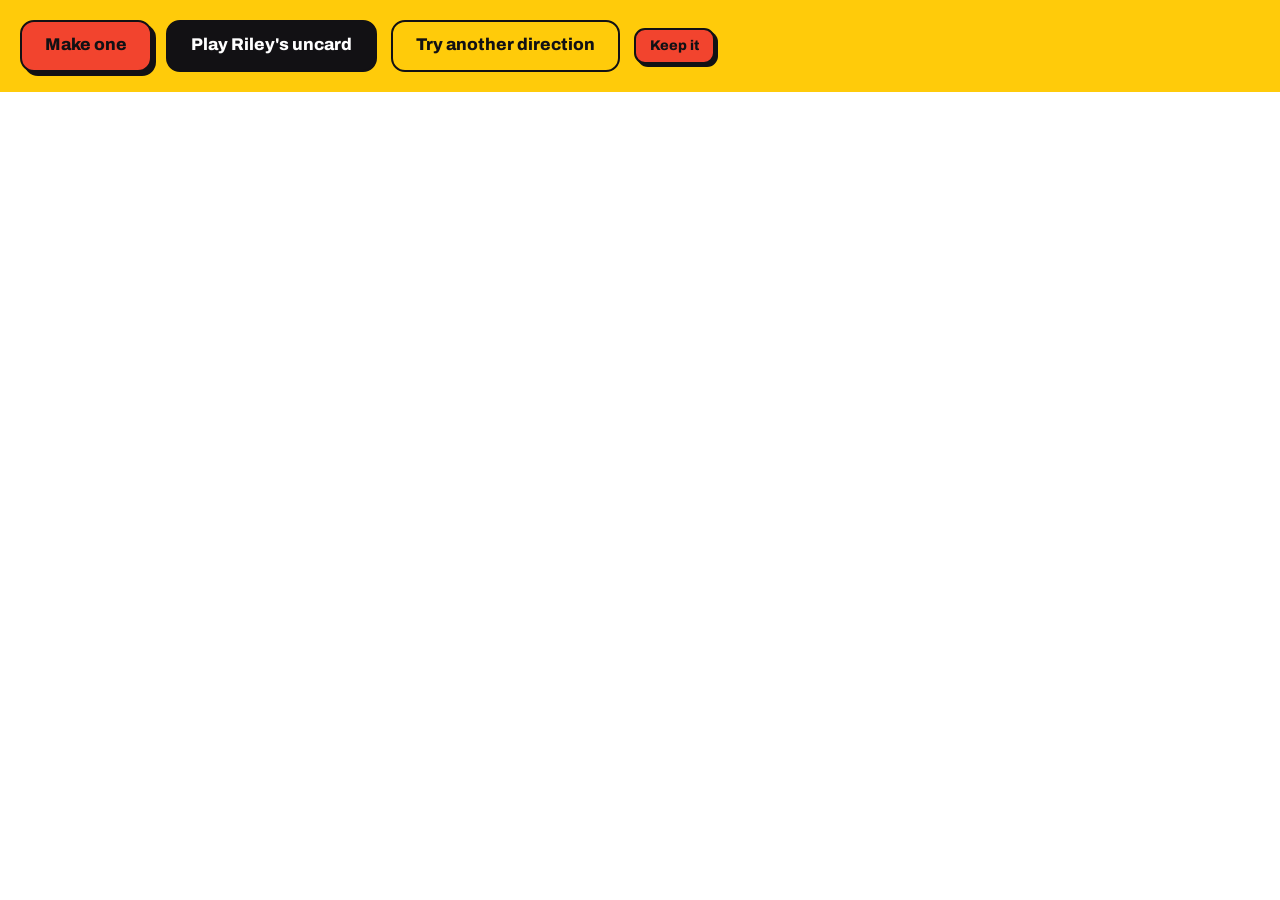
<file: docs/brand/system/components/Button/preview.html>
<!doctype html>
<html><head><meta charset="utf-8">
<link rel="stylesheet" href="../../tokens/tokens.css">
<link rel="stylesheet" href="../bundle.css"><title>Button</title></head>
<body style="margin:0">
<div class="pv">
<a class="m-btn m-btn--red" href="#">Make one</a>
<a class="m-btn m-btn--ink" href="#">Play Riley's uncard</a>
<a class="m-btn m-btn--ghost" href="#">Try another direction</a>
<a class="m-btn m-btn--red m-btn--sm" href="#">Keep it</a>
</div>
<script>document.querySelectorAll('a').forEach(function(a){a.addEventListener('click',function(e){e.preventDefault();});});</script>
</body></html>
</file>
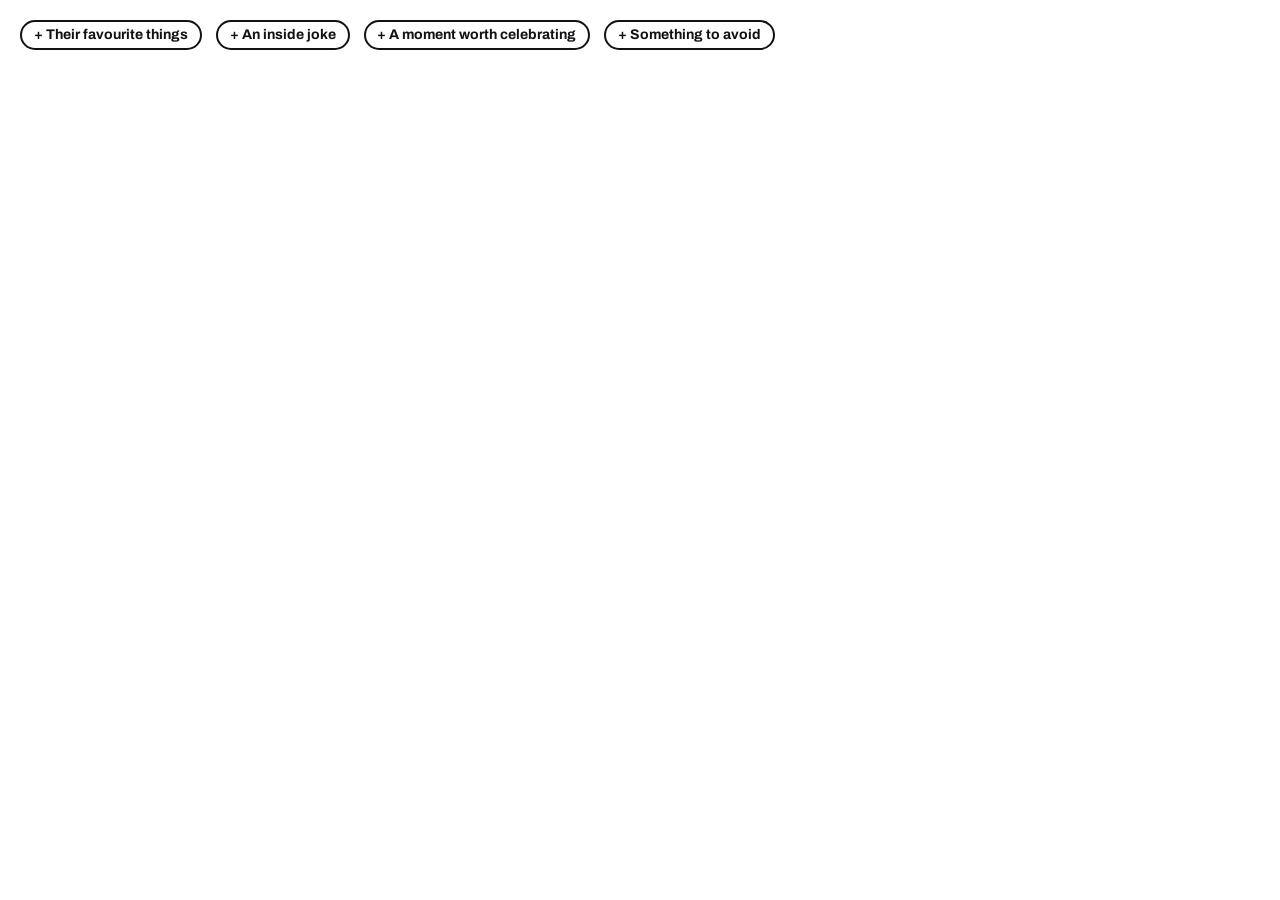
<file: docs/brand/system/components/Chip/preview.html>
<!doctype html>
<html><head><meta charset="utf-8">
<link rel="stylesheet" href="../../tokens/tokens.css">
<link rel="stylesheet" href="../bundle.css"><title>Chip</title></head>
<body style="margin:0">
<div class="pv pv--paper">
<button class="m-chip" type="button">+ Their favourite things</button>
<button class="m-chip" type="button">+ An inside joke</button>
<button class="m-chip" type="button">+ A moment worth celebrating</button>
<button class="m-chip" type="button">+ Something to avoid</button>
</div>
</body></html>
</file>
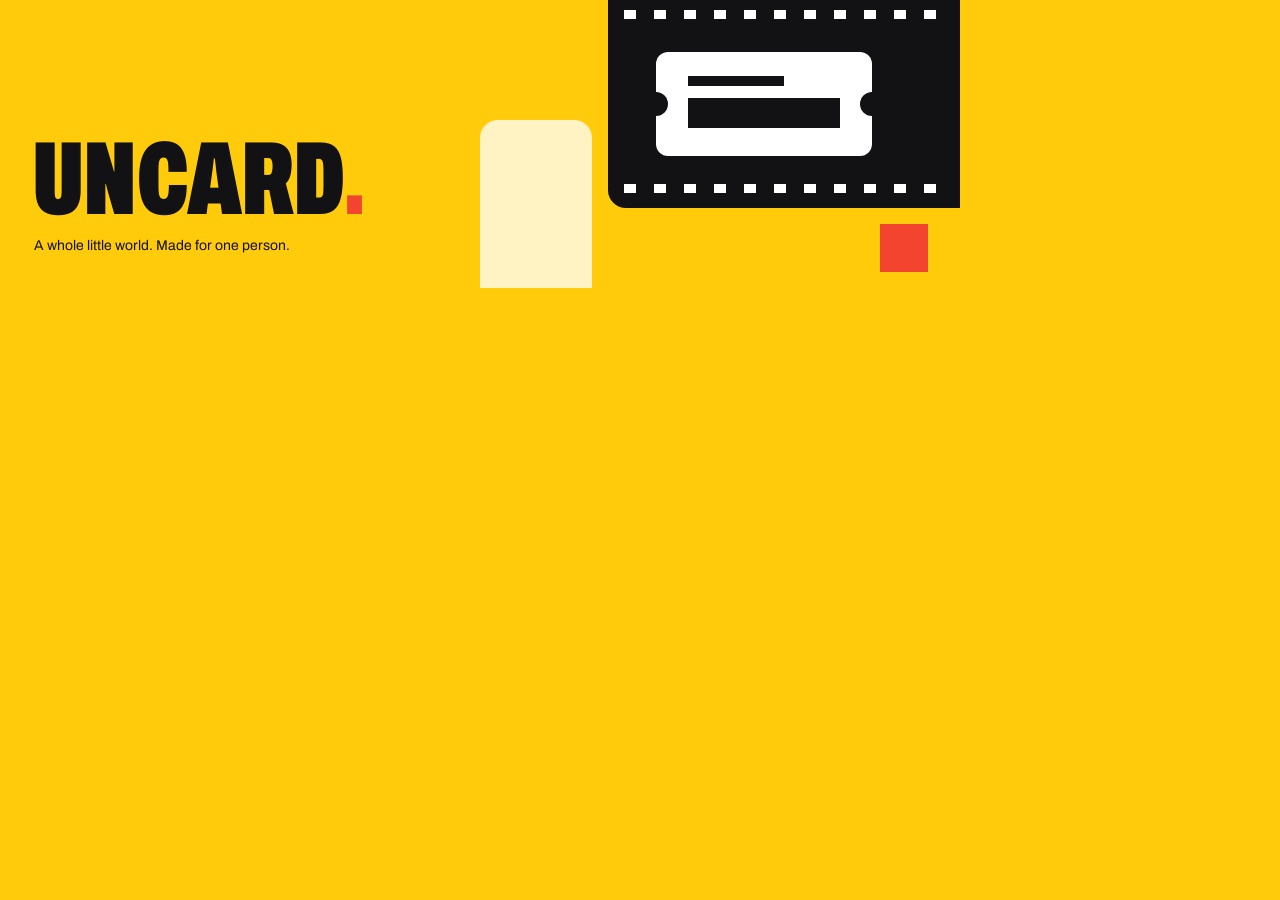
<file: docs/brand/system/components/Cover/preview.html>
<!doctype html>
<html lang="en">
<head>
<meta charset="utf-8">
<link rel="stylesheet" href="../../tokens/tokens.css">
<link rel="stylesheet" href="../bundle.css">
<title>UNCARD</title>
<style>
  html, body { margin:0; height:100%; }
  body { background:var(--marquee); color:var(--ink); font-family:var(--font-text); overflow:hidden; }
  .cover { position:relative; width:960px; height:288px; overflow:hidden; background:var(--marquee); }
  .art { position:absolute; top:0; left:480px; width:480px; height:288px; overflow:hidden; }
  .art svg { display:block; width:480px; height:288px; }
  .ink { fill:var(--ink); }
  .butter { fill:var(--butter); }
  .tom { fill:var(--tomato); }
  .paper { fill:var(--paper); }
  .card { rx:var(--radius-card); }
  .tk { rx:var(--radius-sm); }
  .words { position:absolute; left:var(--space-6); bottom:var(--space-6); max-width:440px; }
  .name { margin:0; font-family:var(--font-display); font-size:104px; line-height:.92; font-weight:900; letter-spacing:-.01em; color:var(--ink); }
  .name .dot { color:var(--tomato); }
  .tag { margin:var(--space-2) 0 0 2px; font-size:14px; line-height:20px; color:var(--ink); }
</style>
</head>
<body>
<div class="cover">
<div class="art" aria-hidden="true">
<svg viewBox="0 0 480 288" width="480" height="288">
<!--
  blocks      ink 360x232 slab bled off the top and right (the poster's black type) · butter 112x168 bled off the bottom (the studio tint) · paper ticket 200x96 on the slab · tomato 48x48 square on the ground (the full stop) — about 38% of 960x288
  arrangement one tall slab with satellites: the tint left, the full stop bottom right where a sentence would end
  pattern     filmstrip perforations, from "Tickets and filmstrips are the brand's two recurring motifs": paper 12x9 holes at a 30px pitch along the slab's top and bottom, ticket notches cut back to ink
  scales      gutters space-4; pitch from the filmstrip (12px holes every 30px); corners radius-card on the blocks, radius-sm on the ticket; the full stop square like the wordmark's
-->
<rect class="butter card" x="0" y="120" width="112" height="196"/>
<rect class="ink card" x="128" y="-24" width="376" height="232"/>
<rect class="paper" x="144" y="10" width="12" height="9"/>
<rect class="paper" x="174" y="10" width="12" height="9"/>
<rect class="paper" x="204" y="10" width="12" height="9"/>
<rect class="paper" x="234" y="10" width="12" height="9"/>
<rect class="paper" x="264" y="10" width="12" height="9"/>
<rect class="paper" x="294" y="10" width="12" height="9"/>
<rect class="paper" x="324" y="10" width="12" height="9"/>
<rect class="paper" x="354" y="10" width="12" height="9"/>
<rect class="paper" x="384" y="10" width="12" height="9"/>
<rect class="paper" x="414" y="10" width="12" height="9"/>
<rect class="paper" x="444" y="10" width="12" height="9"/>
<rect class="paper" x="144" y="184" width="12" height="9"/>
<rect class="paper" x="174" y="184" width="12" height="9"/>
<rect class="paper" x="204" y="184" width="12" height="9"/>
<rect class="paper" x="234" y="184" width="12" height="9"/>
<rect class="paper" x="264" y="184" width="12" height="9"/>
<rect class="paper" x="294" y="184" width="12" height="9"/>
<rect class="paper" x="324" y="184" width="12" height="9"/>
<rect class="paper" x="354" y="184" width="12" height="9"/>
<rect class="paper" x="384" y="184" width="12" height="9"/>
<rect class="paper" x="414" y="184" width="12" height="9"/>
<rect class="paper" x="444" y="184" width="12" height="9"/>
<rect class="paper tk" x="176" y="52" width="216" height="104"/>
<circle class="ink" cx="176" cy="104" r="12"/>
<circle class="ink" cx="392" cy="104" r="12"/>
<rect class="ink" x="208" y="76" width="96" height="10"/>
<rect class="ink" x="208" y="98" width="152" height="30"/>
<rect class="tom" x="400" y="224" width="48" height="48"/>
</svg>
</div>
<div class="words">
<h1 class="name">UNCARD<span class="dot">.</span></h1>
<p class="tag">A whole little world. Made for one person.</p>
</div>
</div>
</body>
</html>
</file>
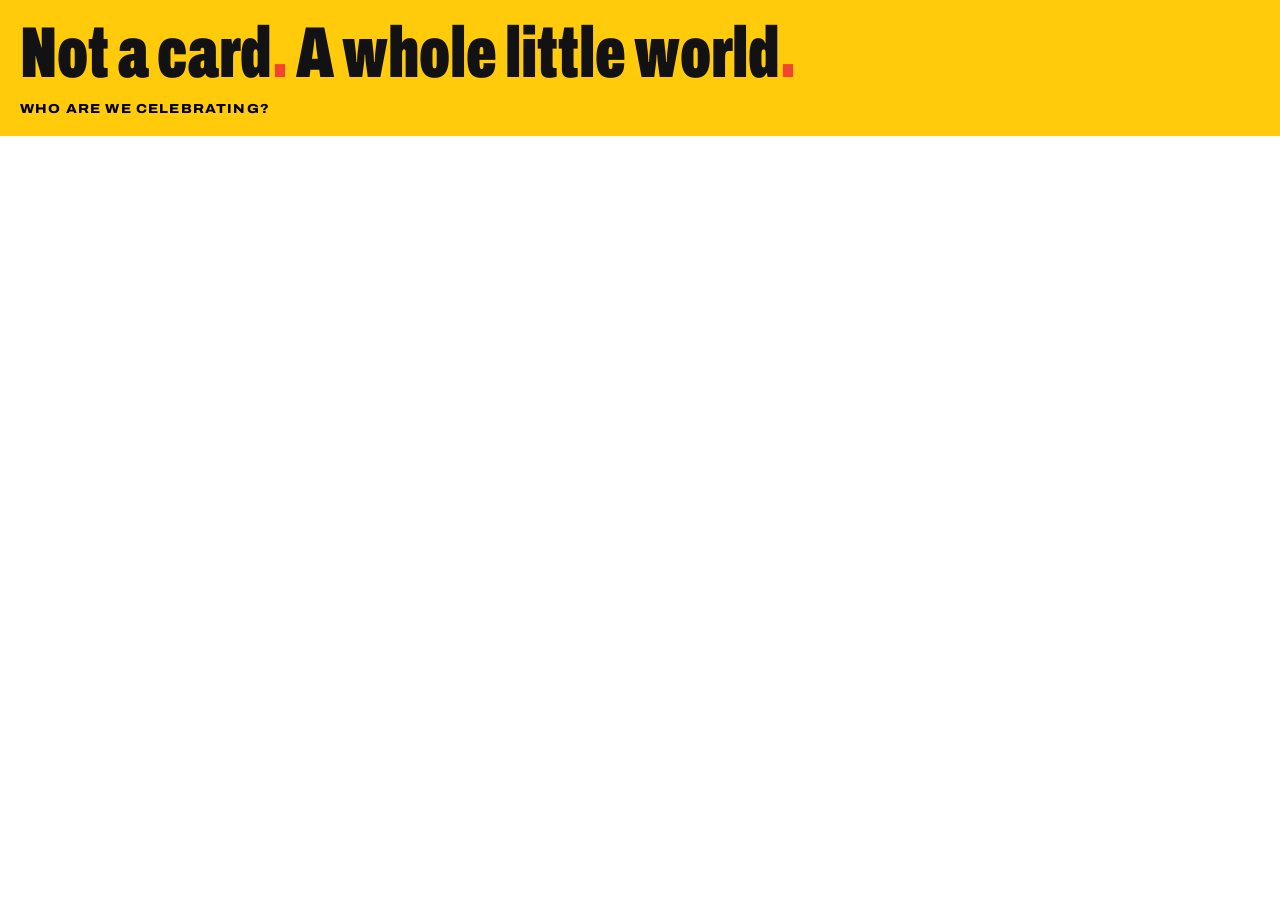
<file: docs/brand/system/components/Headline/preview.html>
<!doctype html>
<html><head><meta charset="utf-8">
<link rel="stylesheet" href="../../tokens/tokens.css">
<link rel="stylesheet" href="../bundle.css"><title>Headline</title></head>
<body style="margin:0">
<div class="pv" style="flex-direction:column;align-items:flex-start;gap:16px">
<h1 class="m-h" style="font-size:72px">Not a card<span class="dot">.</span> A whole little world<span class="dot">.</span></h1>
<span class="m-kicker">Who are we celebrating?</span>
</div>
</body></html>
</file>
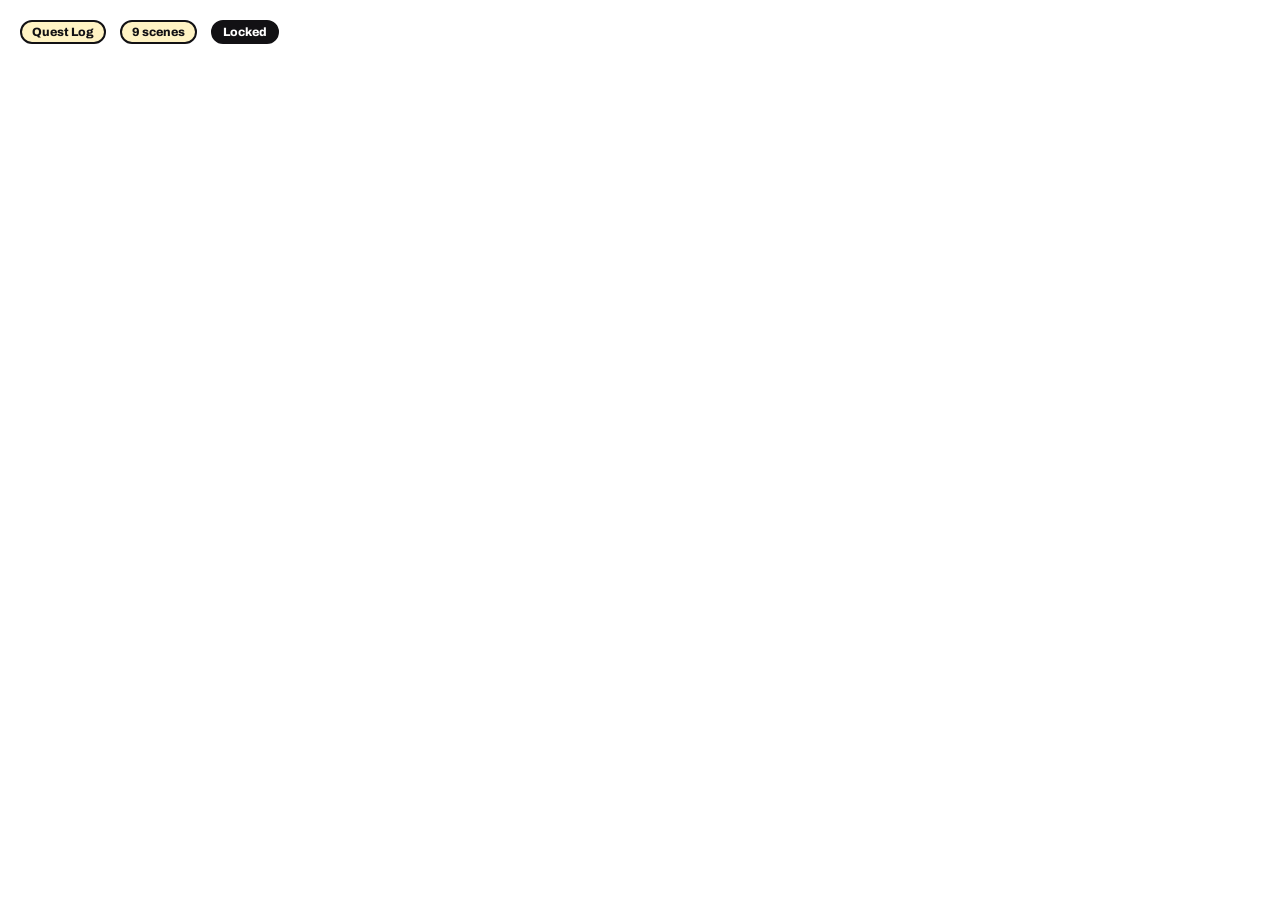
<file: docs/brand/system/components/Pill/preview.html>
<!doctype html>
<html><head><meta charset="utf-8">
<link rel="stylesheet" href="../../tokens/tokens.css">
<link rel="stylesheet" href="../bundle.css"><title>Pill</title></head>
<body style="margin:0">
<div class="pv pv--paper">
<span class="m-pill">Quest Log</span>
<span class="m-pill">9 scenes</span>
<span class="m-pill m-pill--ink">Locked</span>
</div>
</body></html>
</file>
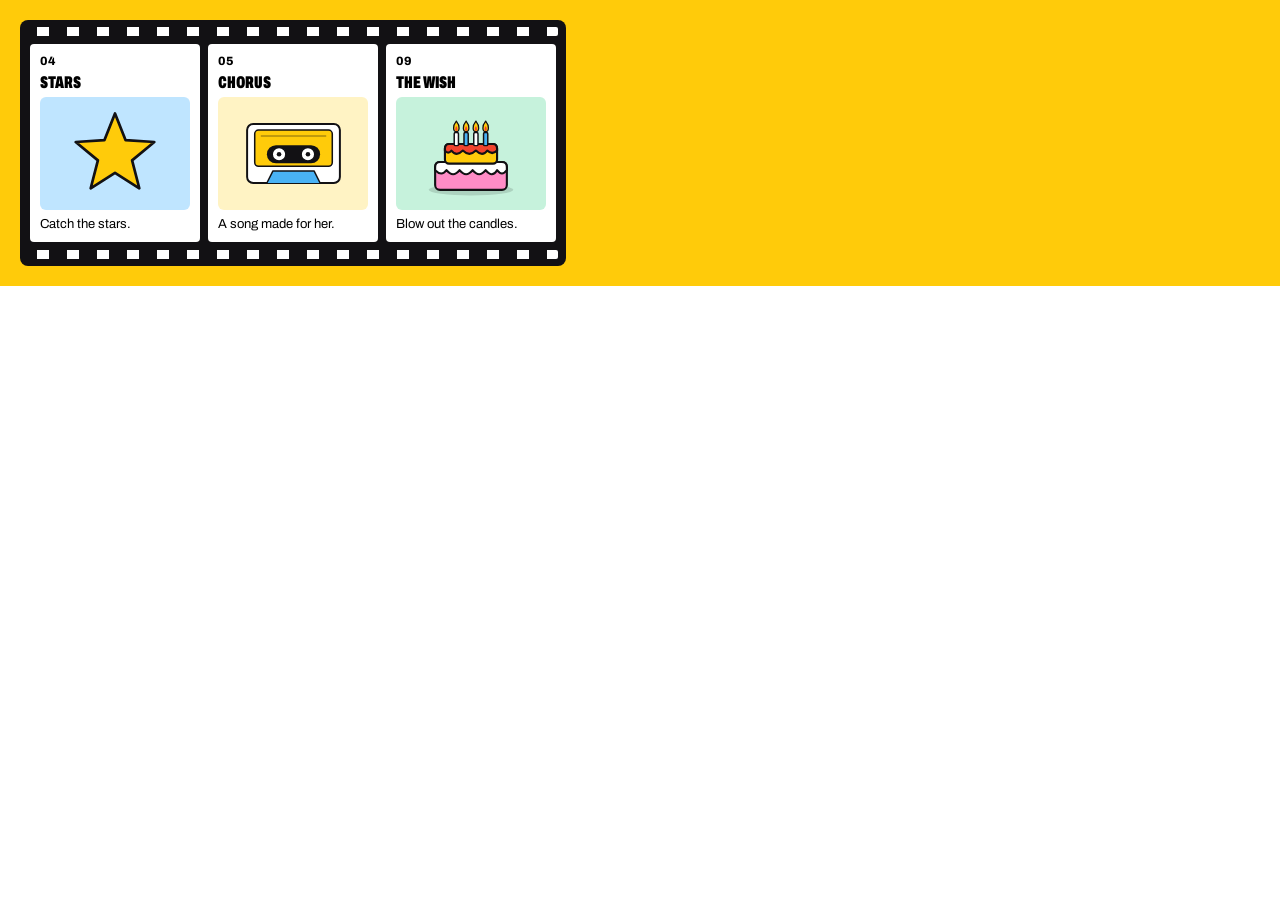
<file: docs/brand/system/components/SceneFrame/preview.html>
<!doctype html>
<html><head><meta charset="utf-8">
<link rel="stylesheet" href="../../tokens/tokens.css">
<link rel="stylesheet" href="../bundle.css"><title>SceneFrame</title></head>
<body style="margin:0">
<div class="pv">
<div class="m-strip">
<div class="m-frame"><span class="m-frame-n">04</span><b>STARS</b><span class="m-frame-art bg-sky-soft"><img src="../../illustrations/uncard-star.svg" alt="Star"></span><span class="m-frame-c">Catch the stars.</span></div>
<div class="m-frame"><span class="m-frame-n">05</span><b>CHORUS</b><span class="m-frame-art bg-butter"><img src="../../illustrations/uncard-cassette.svg" alt="Cassette"></span><span class="m-frame-c">A song made for her.</span></div>
<div class="m-frame"><span class="m-frame-n">09</span><b>THE WISH</b><span class="m-frame-art bg-mint-soft"><img src="../../illustrations/uncard-cake.svg" alt="Birthday cake"></span><span class="m-frame-c">Blow out the candles.</span></div>
</div>
</div>
</body></html>
</file>
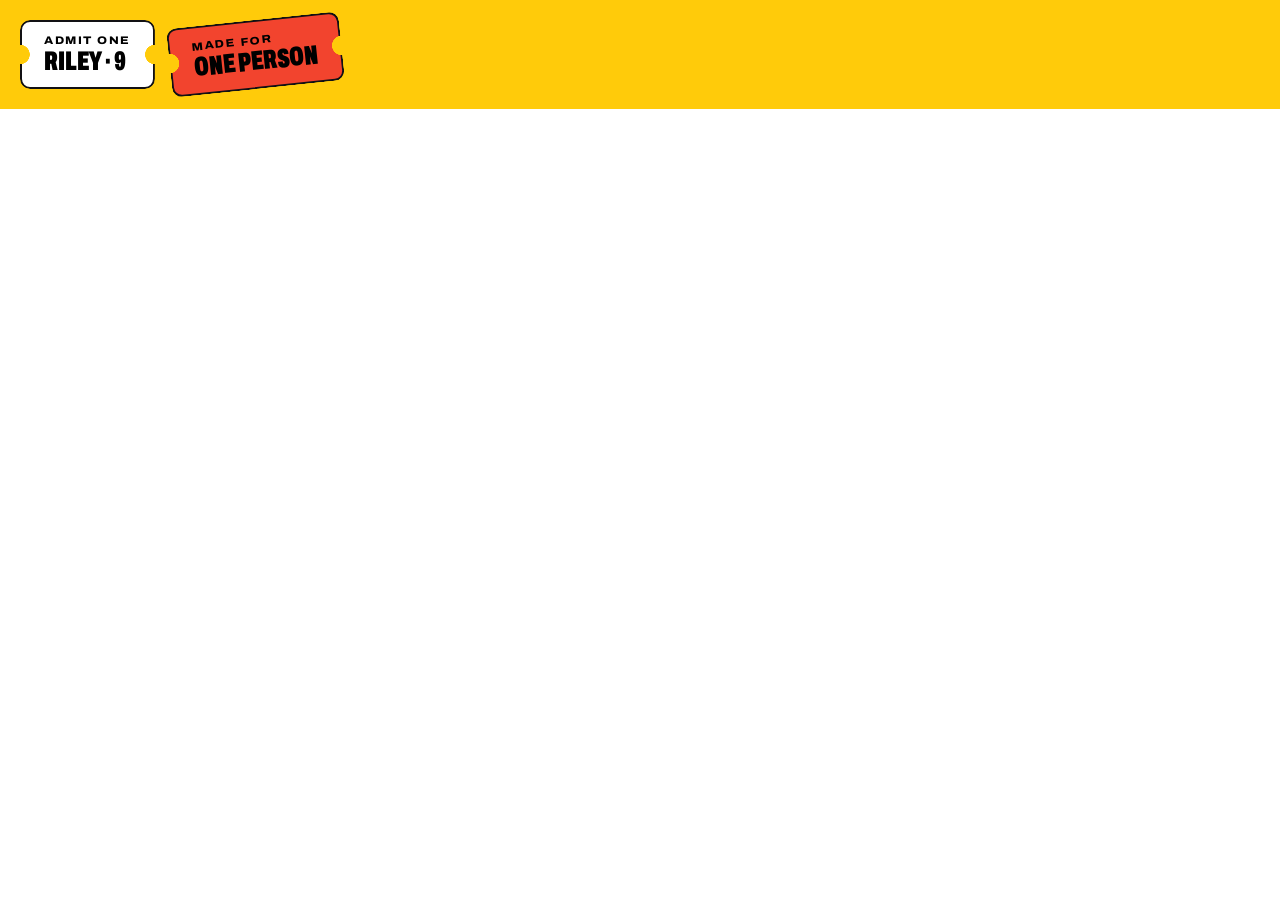
<file: docs/brand/system/components/Ticket/preview.html>
<!doctype html>
<html><head><meta charset="utf-8">
<link rel="stylesheet" href="../../tokens/tokens.css">
<link rel="stylesheet" href="../bundle.css"><title>Ticket</title></head>
<body style="margin:0">
<div class="pv">
<div class="m-ticket"><span>ADMIT ONE</span><b>RILEY · 9</b></div>
<div class="m-ticket m-ticket--red" style="transform:rotate(-6deg)"><span>MADE FOR</span><b>ONE PERSON</b></div>
</div>
</body></html>
</file>
<file: docs/brand/system/tokens/tokens.css>
/* UNCARD brand tokens (Matinee). Generated from tokens.json. Link this file, then components/bundle.css. */

@font-face { font-family: 'Archivo'; src: url('../fonts/Archivo-Variable.woff2') format('woff2'); font-weight: 100 900; font-style: normal; font-display: swap; }
@font-face { font-family: 'Archivo Condensed'; src: url('../fonts/ArchivoCondensed-Variable.woff2') format('woff2'); font-weight: 100 900; font-style: normal; font-display: swap; }
@font-face { font-family: 'Archivo SemiExpanded'; src: url('../fonts/ArchivoSemiExpanded-Variable.woff2') format('woff2'); font-weight: 100 900; font-style: normal; font-display: swap; }

:root {
  --marquee: #ffcb0a;
  --ink: #121114;
  --ink-70: #57524a;
  --tomato: #f2442e;
  --paper: #ffffff;
  --butter: #fff3c4;
  --cream: #fff9e6;
  --line: rgba(18,17,20,0.16);
  --sky: #49b2f5;
  --bubblegum: #ff8cc6;
  --mint: #33c584;
  --sky-soft: #bfe5ff;
  --bubblegum-soft: #ffd1e8;
  --mint-soft: #c6f2dc;
  --focus-ring: #2f6bff;
  --space-1: 4px;
  --space-2: 8px;
  --space-3: 12px;
  --space-4: 16px;
  --space-5: 24px;
  --space-6: 32px;
  --space-7: 48px;
  --radius-sm: 12px;
  --radius-button-sm: 11px;
  --radius-button: 14px;
  --radius-card: 18px;
  --radius-tile: 22px;
  --radius-pill: 999px;
  --shadow-button: 4px 4px 0 #121114;
  --shadow-sticker: 6px 6px 0 #121114;
  --shadow-prompt-focus: 8px 8px 0 #f2442e;
  --stroke-outline: 2.5px;
  --stroke-chip: 2px;
  --font-display: "Archivo Condensed", "Archivo Black", "Arial Narrow", sans-serif;
  --font-text: Archivo, Arial, sans-serif;
  --font-label: "Archivo SemiExpanded", Archivo, Arial, sans-serif;
}

/* Type styles */
.display-120 { font-family: var(--font-display); font-size: 120px; line-height: 0.92; font-weight: 900; }
.display-88 { font-family: var(--font-display); font-size: 88px; line-height: 0.92; font-weight: 900; }
.display-56 { font-family: var(--font-display); font-size: 56px; line-height: 0.95; font-weight: 900; }
.display-36 { font-family: var(--font-display); font-size: 36px; line-height: 1; font-weight: 900; }
.display-24 { font-family: var(--font-display); font-size: 24px; line-height: 1; font-weight: 900; }
.text-20 { font-family: var(--font-text); font-size: 20px; line-height: 1.5; font-weight: 400; }
.text-17 { font-family: var(--font-text); font-size: 17px; line-height: 1.5; font-weight: 400; }
.text-17-semibold { font-family: var(--font-text); font-size: 17px; line-height: 1.5; font-weight: 600; }
.label-13 { font-family: var(--font-label); font-size: 13px; line-height: 1.2; font-weight: 800; letter-spacing: 0.09em; text-transform: uppercase; }
</file>
<file: docs/brand/system/components/bundle.css>
.u-scope { font-family: var(--font-text); color: var(--ink); }
.dot { color: var(--tomato); }
.m-kicker { font-family: var(--font-label); font-weight: 800; text-transform: uppercase; letter-spacing: .09em; font-size: 13px; }
.m-h { font-family: var(--font-display); font-weight: 900; line-height: .92; margin: 0; color: var(--ink); }
.m-btn { display: inline-flex; align-items: center; justify-content: center; gap: .5em; font-family: var(--font-text); font-weight: 800; font-size: 17px; line-height: 1.1; padding: .85em 1.35em; border-radius: var(--radius-button); border: var(--stroke-outline) solid var(--ink); text-decoration: none; cursor: pointer; transition: transform .12s, box-shadow .12s; white-space: nowrap; }
.m-btn:focus-visible, .m-chip:focus-visible { outline: 3px solid var(--focus-ring); outline-offset: 3px; }
.m-btn--red { background: var(--tomato); color: var(--ink); box-shadow: var(--shadow-button); }
.m-btn--ink { background: var(--ink); color: #ffffff; }
.m-btn--ghost { background: transparent; color: var(--ink); }
.m-btn:hover { transform: translate(-1px, -1px); }
.m-btn:active { transform: translate(2px, 2px); box-shadow: 1px 1px 0 var(--ink); }
.m-btn--sm { font-size: 14px; padding: .6em 1em; border-radius: var(--radius-button-sm); }
.m-btn--sm.m-btn--red { box-shadow: 3px 3px 0 var(--ink); }
.m-chip { display: inline-flex; align-items: center; border: var(--stroke-chip) solid var(--ink); background: var(--paper); color: var(--ink); border-radius: var(--radius-pill); padding: .38em .85em; font-family: var(--font-text); font-weight: 700; font-size: 14px; cursor: pointer; white-space: nowrap; }
.m-chip:hover { background: var(--butter); }
.m-pill { display: inline-block; font-family: var(--font-text); font-size: 12px; font-weight: 800; padding: 3px 10px; border-radius: var(--radius-pill); background: var(--butter); color: var(--ink); border: var(--stroke-chip) solid var(--ink); white-space: nowrap; }
.m-pill--ink { background: var(--ink); color: #ffffff; }
.m-ticket { position: relative; background: var(--paper); border: var(--stroke-outline) solid var(--ink); border-radius: 10px; padding: 12px 22px; display: inline-flex; flex-direction: column; gap: 2px; -webkit-mask: radial-gradient(10px at 0 50%, transparent 95%, #000) left / 51% 100% no-repeat, radial-gradient(10px at 100% 50%, transparent 95%, #000) right / 51% 100% no-repeat; mask: radial-gradient(10px at 0 50%, transparent 95%, #000) left / 51% 100% no-repeat, radial-gradient(10px at 100% 50%, transparent 95%, #000) right / 51% 100% no-repeat; }
.m-ticket span { font-family: var(--font-label); font-weight: 800; font-size: 11px; letter-spacing: .14em; }
.m-ticket b { font-family: var(--font-display); font-weight: 900; font-size: 27px; line-height: 1; }
.m-ticket--red { background: var(--tomato); }
.m-frame { background: var(--paper); padding: 10px; display: flex; flex-direction: column; gap: 6px; border-radius: 4px; width: 150px; }
.m-frame-n { font-family: var(--font-text); font-weight: 800; font-size: 12px; }
.m-frame b { font-family: var(--font-display); font-weight: 900; font-size: 17px; line-height: 1; }
.m-frame-art { aspect-ratio: 4 / 3; border-radius: 6px; display: grid; place-items: center; overflow: hidden; }
.m-frame-art img { width: 66%; height: 80%; object-fit: contain; }
.m-frame-c { font-family: var(--font-text); font-size: 13px; line-height: 1.3; }
.m-strip { display: inline-flex; gap: 8px; background: var(--ink); padding: 24px 10px; border-radius: 8px; position: relative; }
.m-strip::before, .m-strip::after { content: ""; position: absolute; left: 8px; right: 8px; height: 9px; background: repeating-linear-gradient(90deg, transparent 0 9px, var(--paper) 9px 21px, transparent 21px 30px); border-radius: 2px; }
.m-strip::before { top: 7px; }
.m-strip::after { bottom: 7px; }
.bg-sky-soft { background: var(--sky-soft); }
.bg-butter { background: var(--butter); }
.bg-mint-soft { background: var(--mint-soft); }
.bg-bubblegum-soft { background: var(--bubblegum-soft); }
.pv { display: flex; flex-wrap: wrap; align-items: center; gap: 14px; padding: 20px; background: var(--marquee); min-height: 100%; box-sizing: border-box; }
.pv--paper { background: var(--paper); }
.pv--ink { background: var(--ink); }
</file>
